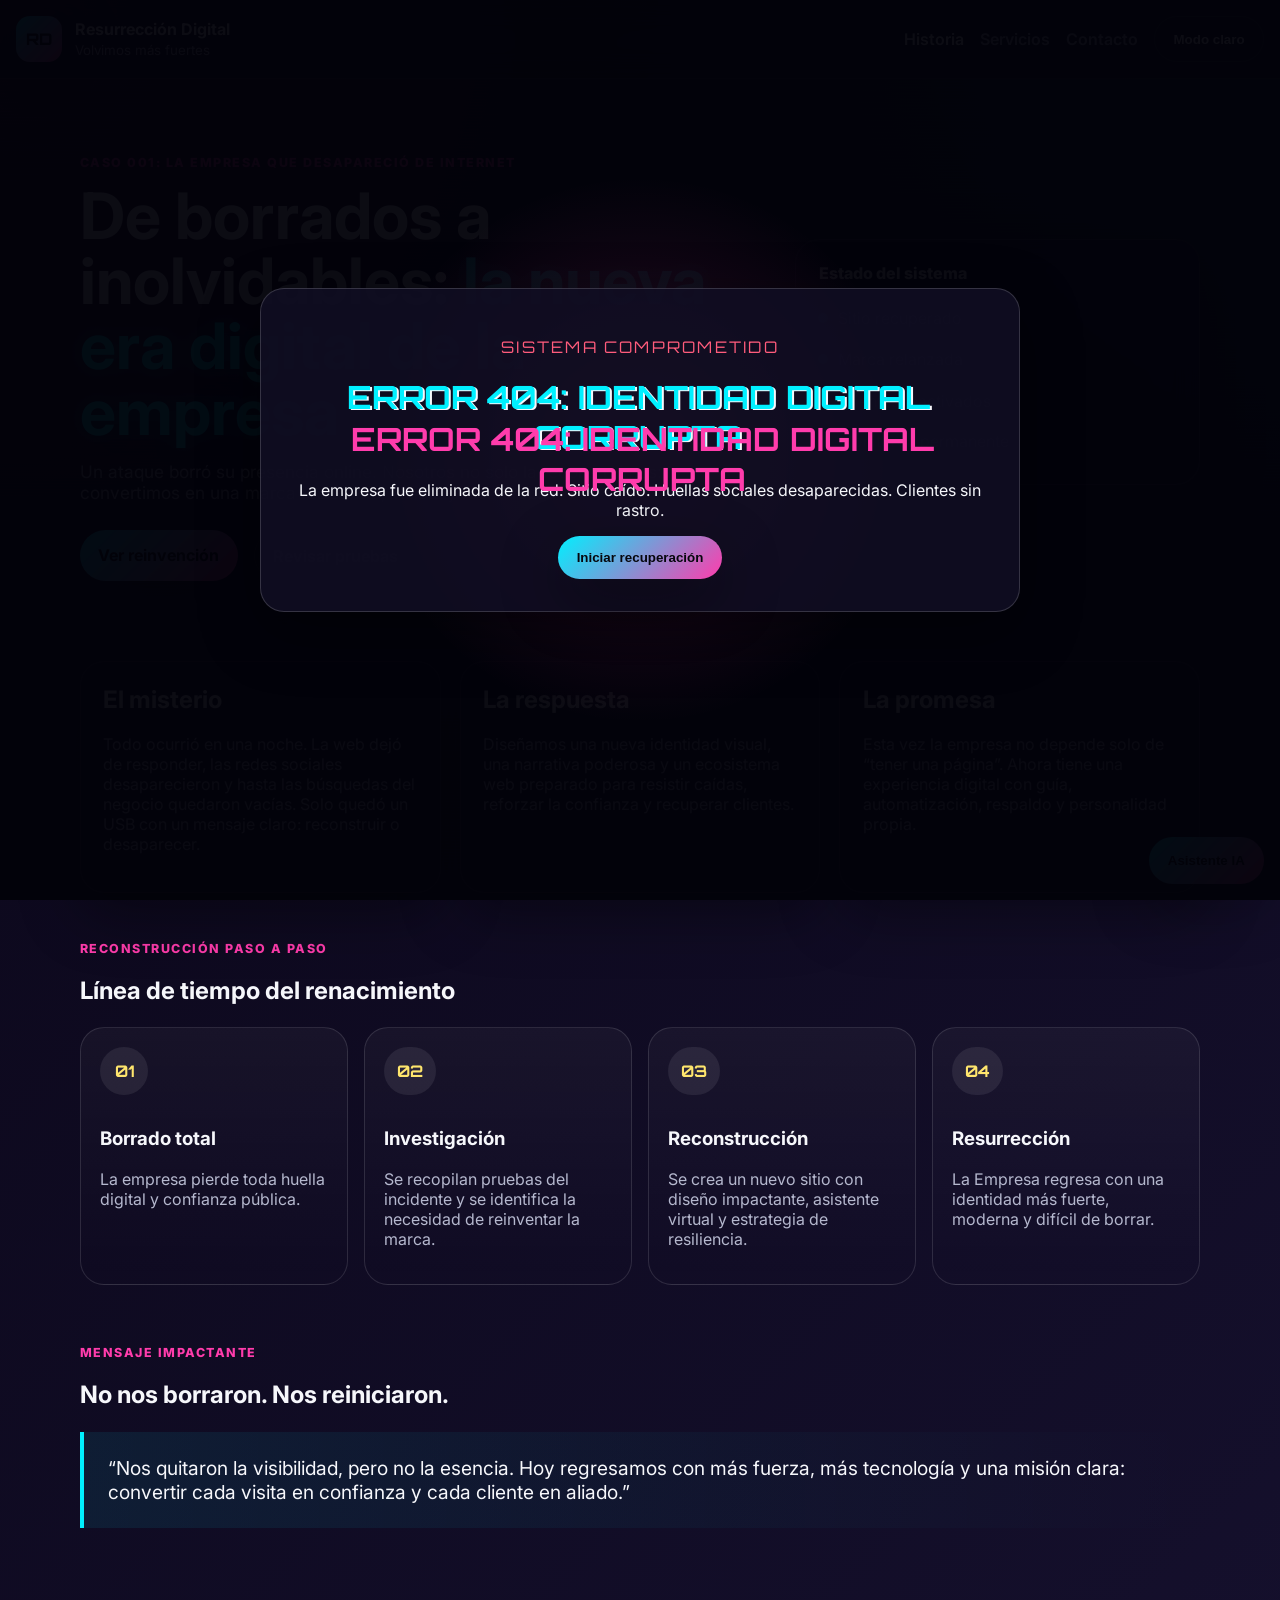
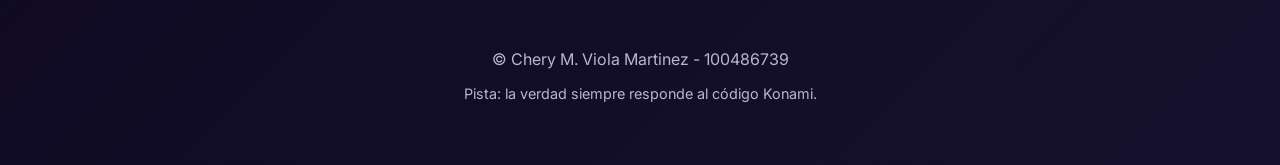
<file: index.html>
<!DOCTYPE html>
<html lang="es">
<head>
  <meta charset="UTF-8" />
  <meta name="viewport" content="width=device-width, initial-scale=1.0" />
  <meta name="description" content="La resurrección digital de una empresa dominicana tras un misterioso borrado en Internet." />
  <title>Resurrección Digital | Inicio</title>
  <link rel="preconnect" href="https://fonts.googleapis.com">
  <link rel="preconnect" href="https://fonts.gstatic.com" crossorigin>
  <link href="https://fonts.googleapis.com/css2?family=Inter:wght@400;600;700;800&family=Orbitron:wght@500;700&display=swap" rel="stylesheet">
  <link rel="stylesheet" href="assets/styles.css" />
  <script defer src="assets/script.js"></script>
</head>
<body data-page="home">
  <div id="boot-screen" class="boot-screen" aria-live="polite">
    <div class="boot-card">
      <p class="boot-tag">SISTEMA COMPROMETIDO</p>
      <h1 class="glitch" data-text="ERROR 404: IDENTIDAD DIGITAL CORRUPTA">ERROR 404: IDENTIDAD DIGITAL CORRUPTA</h1>
      <p>
        La empresa fue eliminada de la red. Sitio caído. Huellas sociales desaparecidas. Clientes sin rastro.
      </p>
      <button id="recover-btn" class="primary-btn">Iniciar recuperación</button>
    </div>
  </div>

  <header class="site-header">
    <div class="brand">
      <a href="index.html">
        <span class="brand-mark">RD</span>
        <div>
          <strong>Resurrección Digital</strong>
          <small>Volvimos más fuertes</small>
        </div>
      </a>
    </div>

    <button id="menu-toggle" class="menu-toggle" aria-label="Abrir menú">☰</button>

    <nav id="main-nav" class="main-nav" aria-label="Principal">
      <a href="index.html" class="active">Historia</a>
      <a href="servicios.html">Servicios</a>
      <a href="contacto.html">Contacto</a>
      <button id="theme-toggle" class="ghost-btn" type="button">Modo oscuro</button>
    </nav>
  </header>

  <main>
    <section class="hero container">
      <div class="hero-copy">
        <p class="eyebrow">Caso 001: La empresa que desapareció de Internet</p>
        <h1>
          De borrados a inolvidables:
          <span class="accent">la nueva era digital de la empresa</span>
        </h1>
        <p class="lead">
          Un ataque borró su presencia online. Nosotros no solo la reconstruimos: la convertimos en una marca
          resistente, visible y memorable.
        </p>
        <div class="hero-actions">
          <a href="servicios.html" class="primary-btn">Ver reinvención</a>
          <a href="contacto.html" class="ghost-btn">Revisar pruebas</a>
        </div>
      </div>

      <aside class="signal-card">
        <p class="signal-title">Estado del sistema</p>
        <ul>
          <li><span class="dot live"></span>Sitio recuperado</li>
          <li><span class="dot live"></span>Marca relanzada</li>
          <li><span class="dot live"></span>Clientes reactivados</li>
          <li><span class="dot warn"></span>Monitoreo permanente</li>
        </ul>
      </aside>
    </section>

    <section class="container story-grid">
      <article class="story-card">
        <h2>El misterio</h2>
        <p>
          Todo ocurrió en una noche. La web dejó de responder, las redes sociales desaparecieron y hasta las búsquedas
          del negocio quedaron vacías. Solo quedó un USB con un mensaje claro: reconstruir o desaparecer.
        </p>
      </article>

      <article class="story-card">
        <h2>La respuesta</h2>
        <p>
          Diseñamos una nueva identidad visual, una narrativa poderosa y un ecosistema web preparado para resistir
          caídas, reforzar la confianza y recuperar clientes.
        </p>
      </article>

      <article class="story-card">
        <h2>La promesa</h2>
        <p>
          Esta vez la empresa no depende solo de “tener una página”. Ahora tiene una experiencia digital con guía,
          automatización, respaldo y personalidad propia.
        </p>
      </article>
    </section>

    <section class="container timeline-section">
      <div class="section-heading">
        <p class="eyebrow">Reconstrucción paso a paso</p>
        <h2>Línea de tiempo del renacimiento</h2>
      </div>

      <div class="timeline">
        <article>
          <span>01</span>
          <h3>Borrado total</h3>
          <p>La empresa pierde toda huella digital y confianza pública.</p>
        </article>
        <article>
          <span>02</span>
          <h3>Investigación</h3>
          <p>Se recopilan pruebas del incidente y se identifica la necesidad de reinventar la marca.</p>
        </article>
        <article>
          <span>03</span>
          <h3>Reconstrucción</h3>
          <p>Se crea un nuevo sitio con diseño impactante, asistente virtual y estrategia de resiliencia.</p>
        </article>
        <article>
          <span>04</span>
          <h3>Resurrección</h3>
          <p>La Empresa regresa con una identidad más fuerte, moderna y difícil de borrar.</p>
        </article>
      </div>
    </section>

    <section class="container manifesto">
      <div class="section-heading">
        <p class="eyebrow">Mensaje impactante</p>
        <h2>No nos borraron. Nos reiniciaron.</h2>
      </div>
      <blockquote>
        “Nos quitaron la visibilidad, pero no la esencia. Hoy regresamos con más fuerza, más tecnología y una misión
        clara: convertir cada visita en confianza y cada cliente en aliado.”
      </blockquote>
    </section>
  </main>

  <div id="chatbot" class="chatbot" aria-label="Asistente virtual">
    <button id="chatbot-toggle" class="chatbot-toggle" aria-expanded="false">Asistente IA</button>
    <div class="chatbot-panel" hidden>
      <div class="chatbot-header">
        <strong>Nova</strong>
        <small>Guía de la nueva era</small>
      </div>
      <div id="chatbot-messages" class="chatbot-messages">
        <div class="bot-msg">Hola. Fui activada para ayudarte a entender cómo esta empresa volvió del apagón digital.</div>
      </div>
      <form id="chatbot-form" class="chatbot-form">
        <input id="chatbot-input" type="text" placeholder="Escribe: servicios, contacto, seguridad..." autocomplete="off" />
        <button type="submit">Enviar</button>
      </form>
    </div>
  </div>

  <footer class="site-footer">
    <p>&copy; Chery M. Viola Martinez - 100486739</p>
    <p class="secret-hint">Pista: la verdad siempre responde al código Konami.</p>
  </footer>
</body>
</html>
</file>
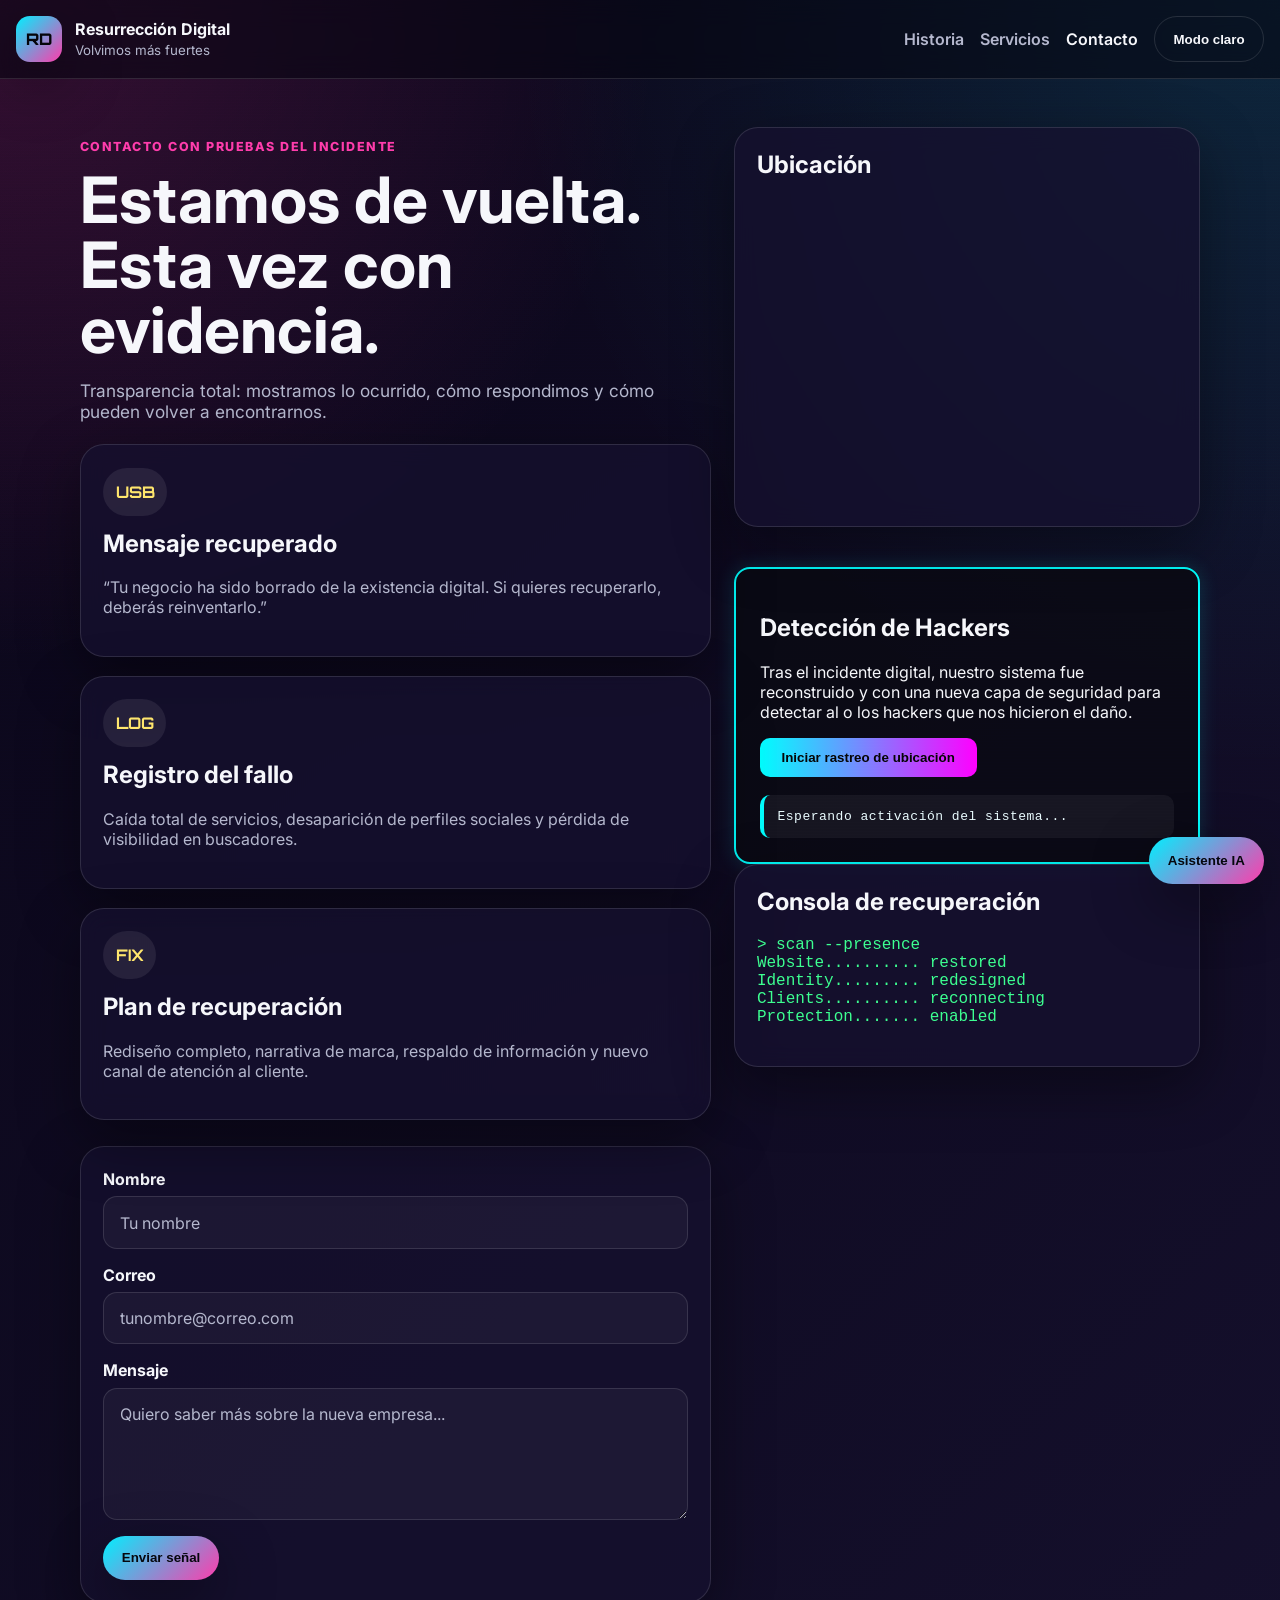
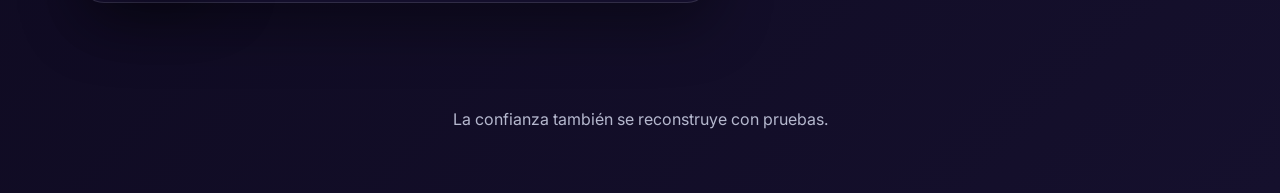
<file: contacto.html>
<!DOCTYPE html>
<html lang="es">
<head>
  <meta charset="UTF-8" />
  <meta name="viewport" content="width=device-width, initial-scale=1.0" />
  <meta name="description" content="Contacto y pruebas del incidente digital que afectó a la empresa." />
  <title>Resurrección Digital | Contacto y Pruebas</title>
  <link rel="preconnect" href="https://fonts.googleapis.com">
  <link rel="preconnect" href="https://fonts.gstatic.com" crossorigin>
  <link href="https://fonts.googleapis.com/css2?family=Inter:wght@400;600;700;800&family=Orbitron:wght@500;700&display=swap" rel="stylesheet">
  <link rel="stylesheet" href="assets/styles.css" />
  <script defer src="assets/script.js"></script>
</head>
<body data-page="contact">
  <header class="site-header">
    <div class="brand">
      <a href="index.html">
        <span class="brand-mark">RD</span>
        <div>
          <strong>Resurrección Digital</strong>
          <small>Volvimos más fuertes</small>
        </div>
      </a>
    </div>

    <button id="menu-toggle" class="menu-toggle" aria-label="Abrir menú">☰</button>

    <nav id="main-nav" class="main-nav" aria-label="Principal">
      <a href="index.html">Historia</a>
      <a href="servicios.html">Servicios</a>
      <a href="contacto.html" class="active">Contacto</a>
      <button id="theme-toggle" class="ghost-btn" type="button">Modo oscuro</button>
    </nav>
  </header>

  <main class="container page-section contact-layout">
    <section>
      <div class="section-heading">
        <p class="eyebrow">Contacto con pruebas del incidente</p>
        <h1>Estamos de vuelta. Esta vez con evidencia.</h1>
        <p class="lead">
          Transparencia total: mostramos lo ocurrido, cómo respondimos y cómo pueden volver a encontrarnos.
        </p>
      </div>

      <div class="evidence-grid">
        <article class="evidence-card">
          <span class="chip">USB</span>
          <h2>Mensaje recuperado</h2>
          <p>
            “Tu negocio ha sido borrado de la existencia digital. Si quieres recuperarlo, deberás reinventarlo.”
          </p>
        </article>

        <article class="evidence-card">
          <span class="chip">LOG</span>
          <h2>Registro del fallo</h2>
          <p>Caída total de servicios, desaparición de perfiles sociales y pérdida de visibilidad en buscadores.</p>
        </article>

        <article class="evidence-card">
          <span class="chip">FIX</span>
          <h2>Plan de recuperación</h2>
          <p>Rediseño completo, narrativa de marca, respaldo de información y nuevo canal de atención al cliente.</p>
        </article>
      </div>

      <form class="contact-form">
        <div class="field">
          <label for="name">Nombre</label>
          <input id="name" name="name" type="text" placeholder="Tu nombre" />
        </div>

        <div class="field">
          <label for="email">Correo</label>
          <input id="email" name="email" type="email" placeholder="tunombre@correo.com" />
        </div>

        <div class="field">
          <label for="message">Mensaje</label>
          <textarea id="message" name="message" rows="5" placeholder="Quiero saber más sobre la nueva empresa..."></textarea>
        </div>

        <button type="submit" class="primary-btn">Enviar señal</button>
      </form>
    </section>

    <aside class="contact-aside">
      <div class="map-card">
        <h2>Ubicación</h2>
        <iframe
          title="Mapa de ubicación"
          loading="lazy"
          referrerpolicy="no-referrer-when-downgrade"
          src="https://www.google.com/maps/embed?pb=!1m18!1m12!1m3!1d17999.39902392881!2d-69.89744879687159!3d18.487847343387166!2m3!1f0!2f0!3f0!3m2!1i1024!2i768!4f13.1!3m3!1m2!1s0x8eaf89ca11b68e21%3A0xd7c91d24f996854c!2sSambil%20Santo%20Domingo!5e0!3m2!1ses!2sdo!4v1773506710775!5m2!1ses!2sdo"></iframe>
      </div>

  <section class="geo-section">
    <h2>Detección de Hackers</h2>
    <p>
        Tras el incidente digital, nuestro sistema fue reconstruido y con una nueva capa de seguridad para detectar al o los hackers que nos hicieron el daño.
    </p>

    <button id="geoButton" class="geo-btn">
        Iniciar rastreo de ubicación
    </button>

    <div id="geoStatus" class="geo-status">
        Esperando activación del sistema...
    </div>

    <div id="ubicacionUsuario" class="geo-result hidden">
        Ubicación no detectada.
    </div>
</section>

      <div class="proof-console">
        <h2>Consola de recuperación</h2>
        <pre>
> scan --presence
Website.......... restored
Identity......... redesigned
Clients.......... reconnecting
Protection....... enabled
        </pre>
      </div>
    </aside>
  </main>

  <div id="chatbot" class="chatbot" aria-label="Asistente virtual">
    <button id="chatbot-toggle" class="chatbot-toggle" aria-expanded="false">Asistente IA</button>
    <div class="chatbot-panel" hidden>
      <div class="chatbot-header">
        <strong>Nova</strong>
        <small>Guía de contacto</small>
      </div>
      <div id="chatbot-messages" class="chatbot-messages">
        <div class="bot-msg">Si necesitas ayuda, puedo indicarte cómo contactar a la empresa o entender las pruebas del incidente.</div>
      </div>
      <form id="chatbot-form" class="chatbot-form">
        <input id="chatbot-input" type="text" placeholder="Escribe: mapa, contacto, incidente..." autocomplete="off" />
        <button type="submit">Enviar</button>
      </form>
    </div>
  </div>

  <footer class="site-footer">
    <p>La confianza también se reconstruye con pruebas.</p>
  </footer>
</body>
</html>
</file>
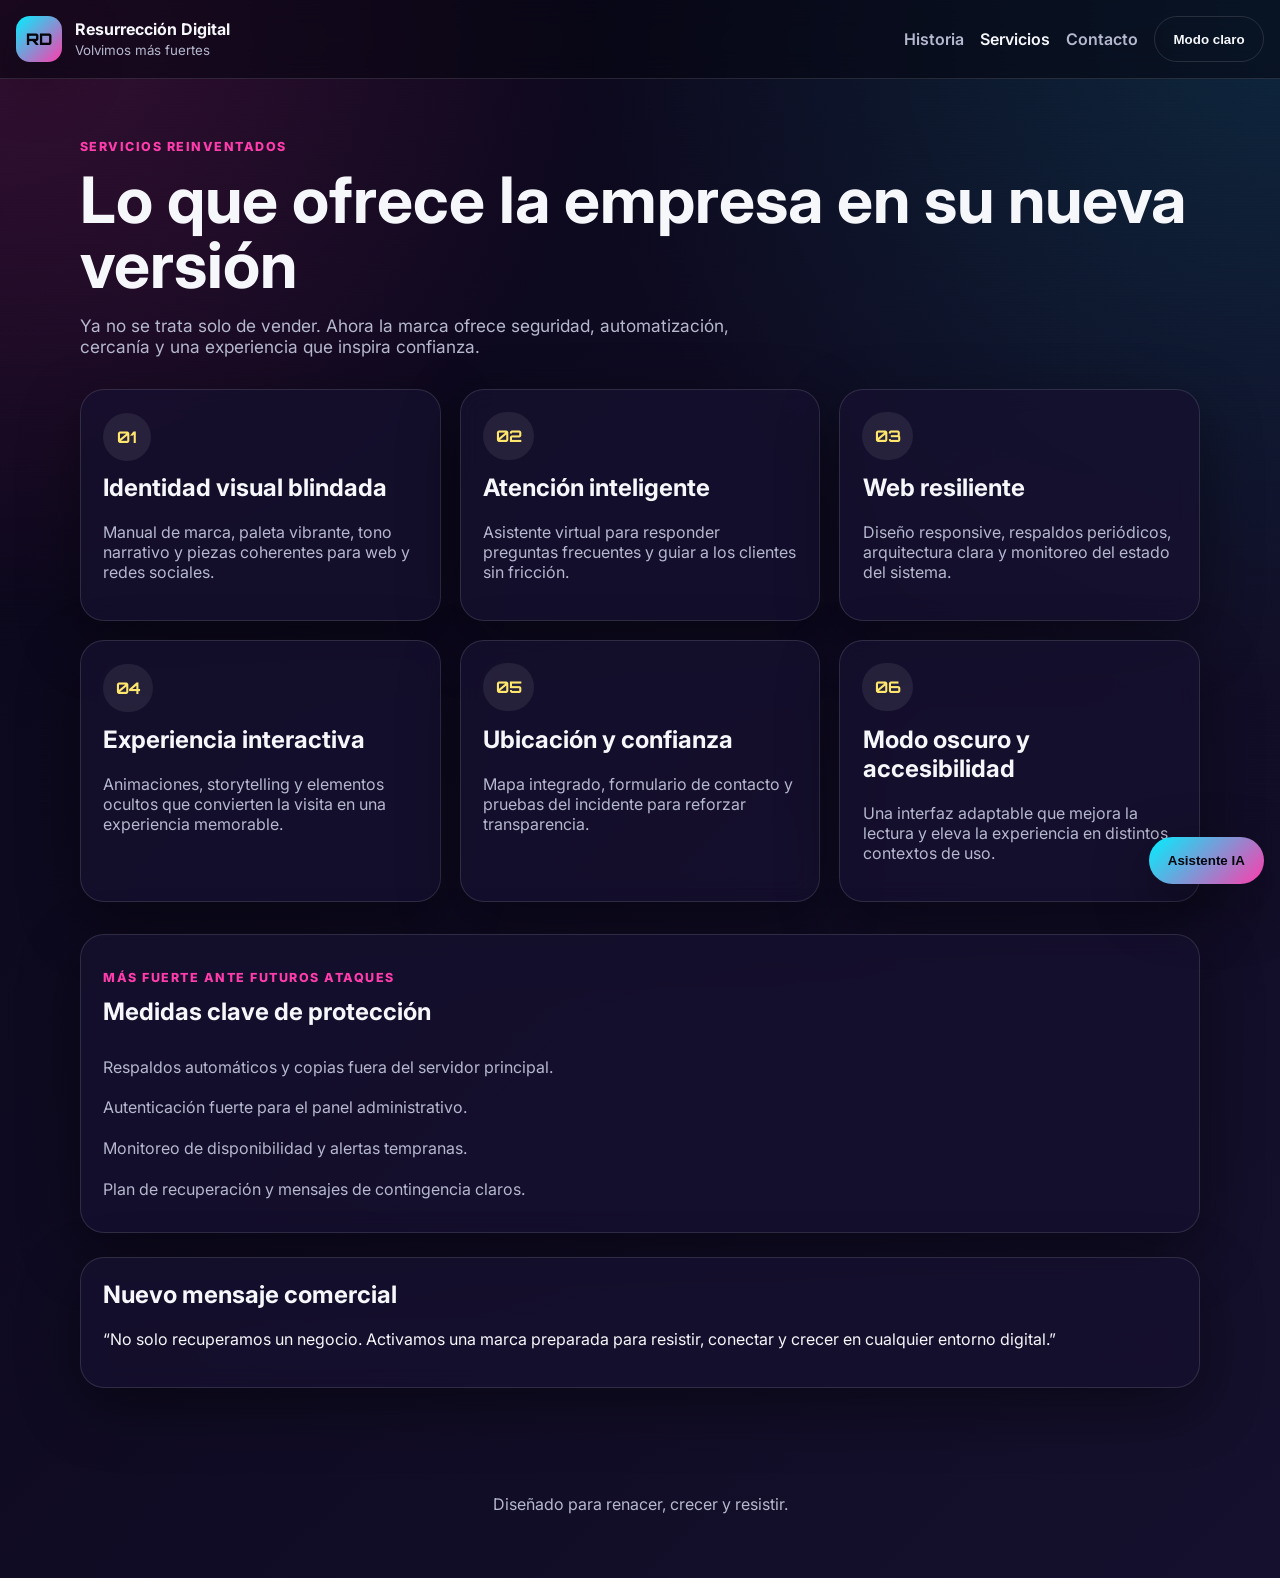
<file: servicios.html>
<!DOCTYPE html>
<html lang="es">
<head>
  <meta charset="UTF-8" />
  <meta name="viewport" content="width=device-width, initial-scale=1.0" />
  <meta name="description" content="Servicios reinventados para reconstruir y proteger una empresa en la era digital." />
  <title>Resurrección Digital | Servicios Reinventados</title>
  <link rel="preconnect" href="https://fonts.googleapis.com">
  <link rel="preconnect" href="https://fonts.gstatic.com" crossorigin>
  <link href="https://fonts.googleapis.com/css2?family=Inter:wght@400;600;700;800&family=Orbitron:wght@500;700&display=swap" rel="stylesheet">
  <link rel="stylesheet" href="assets/styles.css" />
  <script defer src="assets/script.js"></script>
</head>
<body data-page="services">
  <header class="site-header">
    <div class="brand">
      <a href="index.html">
        <span class="brand-mark">RD</span>
        <div>
          <strong>Resurrección Digital</strong>
          <small>Volvimos más fuertes</small>
        </div>
      </a>
    </div>

    <button id="menu-toggle" class="menu-toggle" aria-label="Abrir menú">☰</button>

    <nav id="main-nav" class="main-nav" aria-label="Principal">
      <a href="index.html">Historia</a>
      <a href="servicios.html" class="active">Servicios</a>
      <a href="contacto.html">Contacto</a>
      <button id="theme-toggle" class="ghost-btn" type="button">Modo oscuro</button>
    </nav>
  </header>

  <main class="container page-section">
    <div class="section-heading">
      <p class="eyebrow">Servicios reinventados</p>
      <h1>Lo que ofrece la empresa en su nueva versión</h1>
      <p class="lead">
        Ya no se trata solo de vender. Ahora la marca ofrece seguridad, automatización, cercanía y una experiencia que
        inspira confianza.
      </p>
    </div>

    <section class="services-grid">
      <article class="service-card">
        <div class="service-icon">01</div>
        <h2>Identidad visual blindada</h2>
        <p>Manual de marca, paleta vibrante, tono narrativo y piezas coherentes para web y redes sociales.</p>
      </article>

      <article class="service-card">
        <div class="service-icon">02</div>
        <h2>Atención inteligente</h2>
        <p>Asistente virtual para responder preguntas frecuentes y guiar a los clientes sin fricción.</p>
      </article>

      <article class="service-card">
        <div class="service-icon">03</div>
        <h2>Web resiliente</h2>
        <p>Diseño responsive, respaldos periódicos, arquitectura clara y monitoreo del estado del sistema.</p>
      </article>

      <article class="service-card">
        <div class="service-icon">04</div>
        <h2>Experiencia interactiva</h2>
        <p>Animaciones, storytelling y elementos ocultos que convierten la visita en una experiencia memorable.</p>
      </article>

      <article class="service-card">
        <div class="service-icon">05</div>
        <h2>Ubicación y confianza</h2>
        <p>Mapa integrado, formulario de contacto y pruebas del incidente para reforzar transparencia.</p>
      </article>

      <article class="service-card">
        <div class="service-icon">06</div>
        <h2>Modo oscuro y accesibilidad</h2>
        <p>Una interfaz adaptable que mejora la lectura y eleva la experiencia en distintos contextos de uso.</p>
      </article>
    </section>

    <section class="resilience-box">
      <div>
        <p class="eyebrow">Más fuerte ante futuros ataques</p>
        <h2>Medidas clave de protección</h2>
      </div>
      <ul class="shield-list">
        <li>Respaldos automáticos y copias fuera del servidor principal.</li>
        <li>Autenticación fuerte para el panel administrativo.</li>
        <li>Monitoreo de disponibilidad y alertas tempranas.</li>
        <li>Plan de recuperación y mensajes de contingencia claros.</li>
      </ul>
    </section>

    <section class="quote-box">
      <h2>Nuevo mensaje comercial</h2>
      <p>
        “No solo recuperamos un negocio. Activamos una marca preparada para resistir, conectar y crecer en cualquier
        entorno digital.”
      </p>
    </section>
  </main>

  <div id="chatbot" class="chatbot" aria-label="Asistente virtual">
    <button id="chatbot-toggle" class="chatbot-toggle" aria-expanded="false">Asistente IA</button>
    <div class="chatbot-panel" hidden>
      <div class="chatbot-header">
        <strong>Nova</strong>
        <small>Guía de servicios</small>
      </div>
      <div id="chatbot-messages" class="chatbot-messages">
        <div class="bot-msg">Pregúntame por seguridad, identidad, ubicación o contacto.</div>
      </div>
      <form id="chatbot-form" class="chatbot-form">
        <input id="chatbot-input" type="text" placeholder="Ejemplo: seguridad" autocomplete="off" />
        <button type="submit">Enviar</button>
      </form>
    </div>
  </div>

  <footer class="site-footer">
    <p>Diseñado para renacer, crecer y resistir.</p>
  </footer>
</body>
</html>
</file>
<file: assets/styles.css>
:root {
  --bg: #0a0618;
  --bg-soft: #15102d;
  --panel: rgba(22, 17, 47, 0.75);
  --panel-2: rgba(37, 27, 74, 0.9);
  --text: #f6f7fb;
  --muted: #b5b8ce;
  --primary: #00f0ff;
  --secondary: #ff3cac;
  --accent: #ffe66d;
  --success: #3dff91;
  --danger: #ff5c7c;
  --border: rgba(255, 255, 255, 0.12);
  --shadow: 0 20px 60px rgba(0, 0, 0, 0.4);
}

body.light-theme {
  --bg: #f7f7fe;
  --bg-soft: #eceefd;
  --panel: rgba(255, 255, 255, 0.82);
  --panel-2: rgba(255, 255, 255, 0.95);
  --text: #101322;
  --muted: #50576d;
  --primary: #0a7cff;
  --secondary: #ef2aa6;
  --accent: #d68b00;
  --success: #0ba360;
  --danger: #df3b61;
  --border: rgba(0, 0, 0, 0.09);
  --shadow: 0 18px 40px rgba(20, 30, 60, 0.12);
}

* {
  box-sizing: border-box;
}

html {
  scroll-behavior: smooth;
}

body {
  margin: 0;
  font-family: "Inter", sans-serif;
  background:
    radial-gradient(circle at top left, rgba(255, 60, 172, 0.18), transparent 30%),
    radial-gradient(circle at top right, rgba(0, 240, 255, 0.12), transparent 35%),
    linear-gradient(135deg, var(--bg), var(--bg-soft));
  color: var(--text);
  min-height: 100vh;
  overflow-x: hidden;
}

body::before {
  content: "";
  position: fixed;
  inset: 0;
  pointer-events: none;
  background-image: linear-gradient(rgba(255,255,255,0.03) 1px, transparent 1px);
  background-size: 100% 3px;
  mix-blend-mode: soft-light;
  opacity: 0.35;
}

a {
  color: inherit;
  text-decoration: none;
}

img {
  max-width: 100%;
}

.container {
  width: min(1120px, calc(100% - 2rem));
  margin: 0 auto;
}

.site-header {
  position: sticky;
  top: 0;
  z-index: 30;
  display: flex;
  align-items: center;
  justify-content: space-between;
  gap: 1rem;
  padding: 1rem;
  backdrop-filter: blur(14px);
  background: rgba(7, 7, 18, 0.55);
  border-bottom: 1px solid var(--border);
}

.brand a {
  display: flex;
  gap: 0.8rem;
  align-items: center;
}

.brand strong {
  display: block;
  font-size: 1rem;
}

.brand small {
  color: var(--muted);
}

.brand-mark {
  width: 46px;
  height: 46px;
  display: grid;
  place-items: center;
  border-radius: 14px;
  font-weight: 800;
  font-family: "Orbitron", sans-serif;
  background: linear-gradient(135deg, var(--primary), var(--secondary));
  color: #05050a;
  box-shadow: var(--shadow);
}

.main-nav {
  display: flex;
  align-items: center;
  gap: 1rem;
}

.main-nav a,
.ghost-btn,
.primary-btn,
.menu-toggle,
.chatbot-toggle,
.chatbot-form button {
  transition: 0.25s ease;
}

.main-nav a {
  color: var(--muted);
  font-weight: 600;
}

.main-nav a.active,
.main-nav a:hover {
  color: var(--text);
}

.menu-toggle {
  display: none;
  background: transparent;
  color: var(--text);
  font-size: 1.5rem;
  border: 0;
}

.ghost-btn,
.primary-btn,
.chatbot-form button {
  border: 0;
  border-radius: 999px;
  padding: 0.9rem 1.15rem;
  font-weight: 700;
  cursor: pointer;
}

.ghost-btn {
  background: transparent;
  color: var(--text);
  border: 1px solid var(--border);
}

.primary-btn,
.chatbot-form button,
.chatbot-toggle {
  color: #06070d;
  background: linear-gradient(135deg, var(--primary), var(--secondary));
  box-shadow: var(--shadow);
}

.ghost-btn:hover,
.primary-btn:hover,
.chatbot-toggle:hover,
.chatbot-form button:hover {
  transform: translateY(-2px);
}

.hero {
  display: grid;
  grid-template-columns: 1.35fr 0.8fr;
  align-items: center;
  gap: 2rem;
  padding: 4rem 0 3rem;
}

.hero h1,
.page-section h1 {
  font-size: clamp(2.2rem, 5vw, 4.5rem);
  line-height: 1.02;
  margin: 0.4rem 0 1rem;
}

.accent {
  color: var(--primary);
  text-shadow: 0 0 20px rgba(0, 240, 255, 0.35);
}

.eyebrow {
  text-transform: uppercase;
  letter-spacing: 0.12em;
  font-size: 0.78rem;
  color: var(--secondary);
  font-weight: 800;
}

.lead {
  color: var(--muted);
  font-size: 1.08rem;
  max-width: 65ch;
}

.hero-actions {
  display: flex;
  gap: 1rem;
  flex-wrap: wrap;
  margin-top: 1.7rem;
}

.signal-card,
.story-card,
.service-card,
.map-card,
.proof-console,
.evidence-card,
.quote-box,
.resilience-box {
  background: var(--panel);
  border: 1px solid var(--border);
  border-radius: 24px;
  box-shadow: var(--shadow);
  backdrop-filter: blur(12px);
}

.signal-card {
  padding: 1.4rem;
}

.signal-title {
  font-weight: 800;
  margin-top: 0;
}

.signal-card ul,
.shield-list {
  margin: 0;
  padding: 0;
  list-style: none;
}

.signal-card li,
.shield-list li {
  display: flex;
  align-items: center;
  gap: 0.65rem;
  padding: 0.65rem 0;
  color: var(--muted);
}

.dot {
  width: 10px;
  height: 10px;
  border-radius: 50%;
  display: inline-block;
}

.dot.live {
  background: var(--success);
  box-shadow: 0 0 14px var(--success);
}

.dot.warn {
  background: var(--accent);
  box-shadow: 0 0 14px var(--accent);
}

.story-grid,
.services-grid,
.evidence-grid {
  display: grid;
  gap: 1.2rem;
}

.story-grid {
  grid-template-columns: repeat(3, 1fr);
  margin: 2rem auto 3rem;
}

.story-card,
.service-card,
.evidence-card,
.quote-box,
.resilience-box,
.map-card,
.proof-console {
  padding: 1.4rem;
}

.story-card h2,
.service-card h2,
.evidence-card h2,
.quote-box h2,
.resilience-box h2,
.map-card h2,
.proof-console h2 {
  margin-top: 0;
}

.timeline-section {
  padding-bottom: 3rem;
}

.section-heading {
  margin-bottom: 1.4rem;
}

.timeline {
  display: grid;
  grid-template-columns: repeat(4, 1fr);
  gap: 1rem;
}

.timeline article {
  position: relative;
  padding: 1.2rem;
  border-radius: 24px;
  border: 1px solid var(--border);
  background: linear-gradient(180deg, rgba(255,255,255,0.04), transparent);
}

.timeline span,
.service-icon,
.chip {
  display: inline-flex;
  align-items: center;
  justify-content: center;
  min-width: 48px;
  height: 48px;
  padding: 0 0.8rem;
  border-radius: 999px;
  font-family: "Orbitron", sans-serif;
  font-weight: 700;
  background: rgba(255, 255, 255, 0.08);
  color: var(--accent);
  margin-bottom: 0.8rem;
}

.manifesto {
  padding-bottom: 5rem;
}

blockquote {
  margin: 0;
  padding: 1.5rem;
  border-left: 4px solid var(--primary);
  font-size: 1.2rem;
  background: linear-gradient(90deg, rgba(0,240,255,0.08), transparent);
  border-radius: 0 18px 18px 0;
}

.page-section {
  padding: 3rem 0 4rem;
}

.services-grid {
  grid-template-columns: repeat(3, 1fr);
  margin: 2rem 0;
}

.service-card p,
.story-card p,
.evidence-card p,
.timeline p {
  color: var(--muted);
}

.quote-box {
  margin-top: 1.5rem;
}

.contact-layout {
  display: grid;
  grid-template-columns: 1.15fr 0.85fr;
  gap: 1.4rem;
}

.contact-form {
  margin-top: 1.6rem;
  background: var(--panel);
  border: 1px solid var(--border);
  border-radius: 24px;
  padding: 1.4rem;
  box-shadow: var(--shadow);
}

.field {
  display: grid;
  gap: 0.45rem;
  margin-bottom: 1rem;
}

.field label {
  font-weight: 700;
}

.field input,
.field textarea {
  width: 100%;
  border: 1px solid var(--border);
  background: rgba(255,255,255,0.04);
  color: var(--text);
  border-radius: 14px;
  padding: 0.95rem 1rem;
  font: inherit;
}

.field input::placeholder,
.field textarea::placeholder {
  color: var(--muted);
}

.map-card iframe {
  width: 100%;
  min-height: 300px;
  border: 0;
  border-radius: 18px;
}

.proof-console pre {
  margin: 0;
  white-space: pre-wrap;
  color: var(--success);
  font-family: Consolas, Monaco, monospace;
}

.site-footer {
  text-align: center;
  padding: 1.6rem 1rem 3rem;
  color: var(--muted);
}

.secret-hint {
  font-size: 0.9rem;
}

.boot-screen {
  position: fixed;
  inset: 0;
  display: grid;
  place-items: center;
  padding: 1.5rem;
  z-index: 100;
  background:
    radial-gradient(circle at center, rgba(255,60,172,0.16), transparent 35%),
    rgba(3, 3, 10, 0.96);
}

.boot-screen.hidden {
  animation: vanish 0.8s ease forwards;
}

@keyframes vanish {
  to {
    opacity: 0;
    visibility: hidden;
  }
}

.boot-card {
  width: min(760px, 100%);
  padding: 2rem;
  border-radius: 24px;
  border: 1px solid rgba(255,255,255,0.16);
  background: rgba(17, 14, 35, 0.86);
  box-shadow: var(--shadow);
  text-align: center;
}

.boot-tag {
  color: var(--danger);
  font-family: "Orbitron", sans-serif;
  letter-spacing: 0.14em;
}

.glitch {
  position: relative;
  font-family: "Orbitron", sans-serif;
  text-transform: uppercase;
}

.glitch::before,
.glitch::after {
  content: attr(data-text);
  position: absolute;
  left: 0;
  width: 100%;
  overflow: hidden;
}

.glitch::before {
  color: var(--primary);
  transform: translate(-2px, -1px);
  animation: glitchTop 1.8s infinite linear alternate-reverse;
}

.glitch::after {
  color: var(--secondary);
  transform: translate(2px, 1px);
  animation: glitchBottom 1.2s infinite linear alternate-reverse;
}

@keyframes glitchTop {
  0%, 100% { clip-path: inset(0 0 90% 0); }
  20% { clip-path: inset(0 0 40% 0); }
  40% { clip-path: inset(0 0 70% 0); }
  60% { clip-path: inset(0 0 20% 0); }
  80% { clip-path: inset(0 0 60% 0); }
}

@keyframes glitchBottom {
  0%, 100% { clip-path: inset(85% 0 0 0); }
  20% { clip-path: inset(55% 0 0 0); }
  40% { clip-path: inset(25% 0 0 0); }
  60% { clip-path: inset(70% 0 0 0); }
  80% { clip-path: inset(45% 0 0 0); }
}

.chatbot {
  position: fixed;
  right: 1rem;
  bottom: 1rem;
  z-index: 35;
}

.chatbot-toggle {
  border: 0;
  border-radius: 999px;
  padding: 1rem 1.2rem;
  cursor: pointer;
  font-weight: 800;
}

.chatbot-panel {
  width: min(360px, calc(100vw - 2rem));
  margin-top: 0.75rem;
  background: var(--panel-2);
  border: 1px solid var(--border);
  border-radius: 24px;
  box-shadow: var(--shadow);
  overflow: hidden;
}

.chatbot-header {
  padding: 1rem;
  border-bottom: 1px solid var(--border);
  display: flex;
  justify-content: space-between;
}

.chatbot-messages {
  max-height: 280px;
  overflow-y: auto;
  padding: 1rem;
  display: grid;
  gap: 0.75rem;
}

.bot-msg,
.user-msg {
  border-radius: 16px;
  padding: 0.85rem 1rem;
  line-height: 1.45;
}

.bot-msg {
  background: rgba(255,255,255,0.06);
}

.user-msg {
  background: rgba(0,240,255,0.14);
}

.chatbot-form {
  display: grid;
  grid-template-columns: 1fr auto;
  gap: 0.7rem;
  padding: 1rem;
  border-top: 1px solid var(--border);
}

.chatbot-form input {
  border: 1px solid var(--border);
  border-radius: 999px;
  background: rgba(255,255,255,0.05);
  color: var(--text);
  padding: 0.9rem 1rem;
  font: inherit;
}

.konami-banner {
  position: fixed;
  inset: auto 1rem 6rem 1rem;
  padding: 1rem 1.25rem;
  border-radius: 18px;
  background: linear-gradient(135deg, var(--accent), var(--secondary));
  color: #111;
  font-weight: 800;
  z-index: 50;
  box-shadow: var(--shadow);
  animation: popIn 0.4s ease;
}

@keyframes popIn {
  from {
    transform: translateY(12px);
    opacity: 0;
  }
  to {
    transform: translateY(0);
    opacity: 1;
  }
}

@media (max-width: 920px) {
  .hero,
  .contact-layout,
  .story-grid,
  .services-grid,
  .timeline {
    grid-template-columns: 1fr;
  }

  .site-header {
    flex-wrap: wrap;
  }

  .menu-toggle {
    display: inline-block;
  }

  .main-nav {
    width: 100%;
    display: none;
    flex-direction: column;
    align-items: stretch;
    padding-top: 0.5rem;
  }

  .main-nav.open {
    display: flex;
  }
}

@media (max-width: 640px) {
  .hero {
    padding-top: 2.2rem;
  }

  .boot-card {
    padding: 1.4rem;
  }

  .chatbot {
    right: 0.7rem;
    left: 0.7rem;
  }
}
.geo-section{
    margin-top:40px;
    padding:20px;
    border:2px solid #00ffff;
    border-radius:10px;
    background:#0a0a0a;
}

.geo-btn{
    padding:10px 20px;
    background:#00ffff;
    color:black;
    border:none;
    cursor:pointer;
    font-weight:bold;
    transition:0.3s;
}

.geo-btn:hover{
    background:#ff00ff;
    transform:scale(1.05);
}
.geo-section {

    margin-top: 40px;
    padding: 24px;
    border: 2px solid #00ffff;
    border-radius: 16px;
    background: rgba(10, 10, 20, 0.9);
    box-shadow: 0 0 20px rgba(0, 255, 255, 0.15);

}

.geo-btn {

    padding: 12px 22px;
    border: none;
    border-radius: 10px;
    background: linear-gradient(90deg, #00ffff, #ff00ff);
    color: #050505;
    font-weight: bold;
    cursor: pointer;
    transition: transform 0.25s ease, box-shadow 0.25s ease;

}

.geo-btn:hover {

    transform: scale(1.05);
    box-shadow: 0 0 18px rgba(255, 0, 255, 0.45);

}

.geo-status,
.geo-result {

    margin-top: 18px;
    padding: 14px;
    border-radius: 10px;
    font-family: monospace;
    letter-spacing: 0.5px;

}

.geo-status {

    background: rgba(255, 255, 255, 0.05);
    border-left: 4px solid #00ffff;
    color: #eafcff;

}

.geo-result {

    background: rgba(255, 0, 255, 0.08);
    border: 1px solid rgba(255, 0, 255, 0.35);
    color: #ffffff;

}

.hidden {
    display: none;
}

.success-text {

    color: #7CFFB2;
    text-shadow: 0 0 8px rgba(124, 255, 178, 0.6);

}

.glitch-text {

    position: relative;
    animation: glitchFlicker 0.35s linear 2;

}

.glitch-box {

    animation: boxPulse 0.45s ease 2, glitchShift 0.18s linear 3;

}

@keyframes glitchFlicker {

    0% { transform: translateX(0); }
    20% { transform: translateX(-2px); text-shadow: 2px 0 #ff00ff; }
    40% { transform: translateX(2px); text-shadow: -2px 0 #00ffff; }
    60% { transform: translateX(-1px); text-shadow: 2px 0 #ff003c; }
    80% { transform: translateX(1px); text-shadow: -2px 0 #00ffcc; }
    100% { transform: translateX(0); }

}

@keyframes glitchShift {

    0% { transform: translate(0); }
    25% { transform: translate(-2px, 1px); }
    50% { transform: translate(2px, -1px); }
    75% { transform: translate(-1px, -2px); }
    100% { transform: translate(0); }

}

@keyframes boxPulse {

    0% { opacity: 0.4; transform: scale(0.98); }
    50% { opacity: 1; transform: scale(1.02); }
    100% { opacity: 1; transform: scale(1); }

}
</file>
